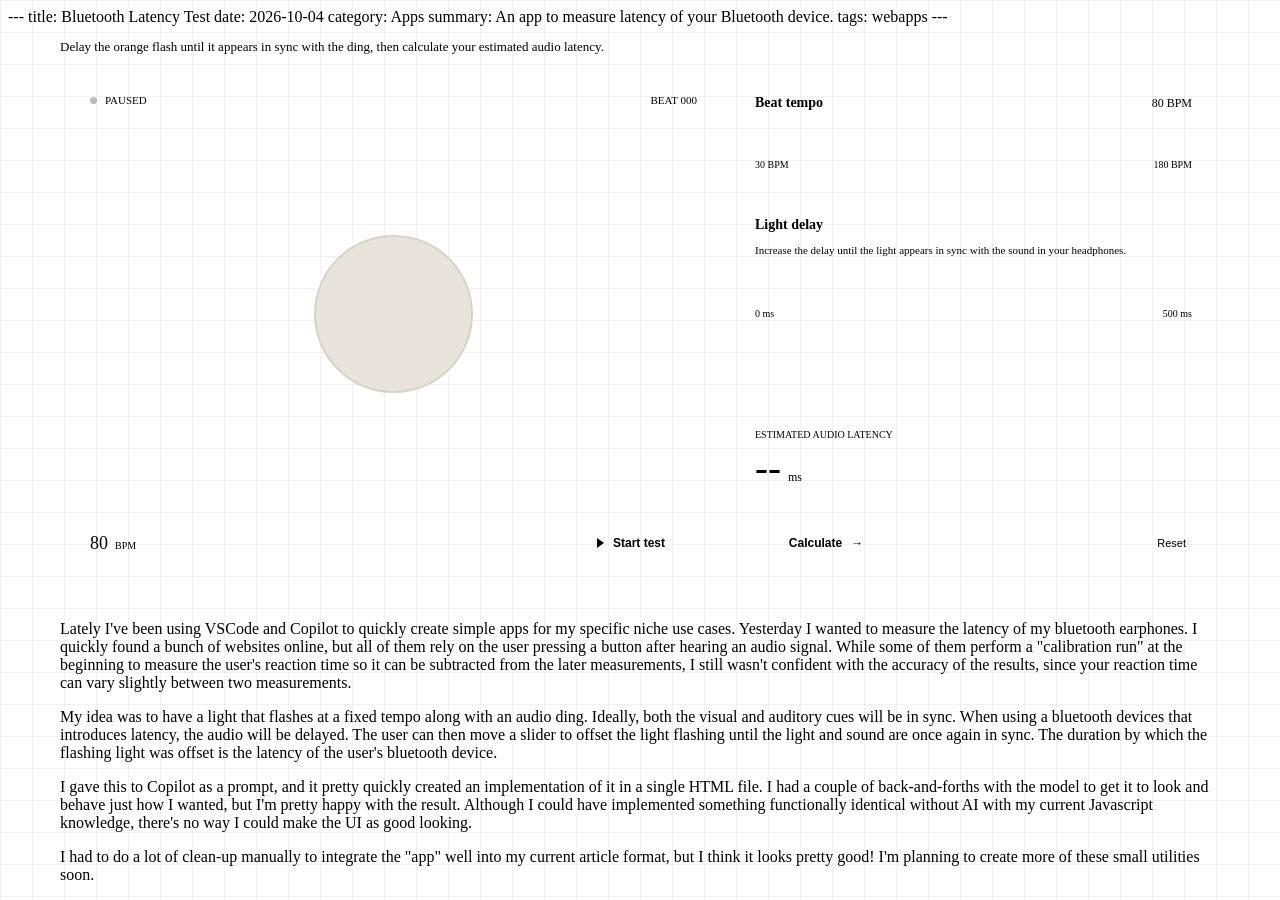
<file: content/latency-tool.html>
---
title: Bluetooth Latency Test
date: 2026-10-04
category: Apps
summary: An app to measure latency of your Bluetooth device.
tags: webapps
---

<!doctype html>
<html lang="en">
<head>
  <meta charset="utf-8">
  <meta name="viewport" content="width=device-width, initial-scale=1">
  <meta name="theme-color" content="#F5F0E8">
  <title>Bluetooth Latency Test</title>
  <style>
    /* TEMPLATE CONTENT OVERRIDES */
    main.container {
        max-width: none;
        padding: 0 24px 0;
    }

    .article-header {
        border: none;
        padding-bottom: 0px;
        text-align: center;
    }

    .article-meta {
        display: none;
    }

    .prose h1 {
        margin: 0.6em 0;
    }
    /* END OF TEMPLATE CONTENT OVERRIDES */

    .tool-explanation {
        margin-top: 2em;
    }

    body {
      background-image:
        linear-gradient(rgba(17, 17, 17, 0.06) 1px, transparent 1px),
        linear-gradient(90deg, rgba(17, 17, 17, 0.06) 1px, transparent 1px);
      background-size: 32px 32px;
    }

    .shell {
      width: min(100% - 8vw, 1160px);
      margin: 0 auto;
    }

    .intro-note {
      color: var(--muted);
      font-size: 13px;
    }

    .workbench {
      display: grid;
      grid-template-columns: minmax(0, 1.15fr) minmax(310px, 0.85fr);
      min-height: 470px;
      border: 3px solid var(--text);
      box-shadow: var(--shadow);
      background: var(--surface);
    }

    .stage {
      display: flex;
      min-height: 470px;
      flex-direction: column;
      align-items: center;
      justify-content: space-between;
      padding: 26px 30px 24px;
      border-right: 3px solid var(--text);
      background-color: var(--surface-alt);
    }

    .stage-head {
      display: flex;
      width: 100%;
      align-items: center;
      justify-content: space-between;
    }

    .live-status {
      display: flex;
      align-items: center;
      gap: 8px;
      color: var(--muted);
      font-family: var(--font-code);
      font-size: 11px;
      text-transform: uppercase;
    }

    .status-dot {
      width: 7px;
      height: 7px;
      border-radius: 50%;
      background: #b7beb8;
    }

    .is-playing .status-dot {
      background: var(--accent-green-sat);
      box-shadow: 0 0 0 4px rgba(117, 188, 39, 0.15);
    }

    .beat-count {
      color: var(--muted);
      font-family: var(--font-code);
      font-size: 11px;
    }

    .light-wrap {
      display: grid;
      width: min(100%, 330px);
      aspect-ratio: 1;
      place-items: center;
      margin: 16px 0;
      border: 2px solid var(--text);
      border-radius: 50%;
      background: var(--surface);
    }

    .light {
      width: 48%;
      aspect-ratio: 1;
      border-radius: 50%;
      background: #e8e4dc;
      box-shadow: inset 0 0 0 2px rgba(17, 17, 17, 0.08);
    }

    .light.flash {
      transform: scale(1.035);
      background: var(--accent-orange-sat);
      box-shadow: 0 0 24px 8px var(--accent-orange-sat);
    }

    .stage-foot {
      display: flex;
      width: 100%;
      align-items: center;
      justify-content: space-between;
      gap: 16px;
    }

    .tempo-readout {
      display: flex;
      align-items: baseline;
      gap: 7px;
      font-family: var(--font-code);
    }

    .tempo-readout strong { font-size: 18px; font-weight: 500; }
    .tempo-readout span { color: var(--muted); font-size: 10px; text-transform: uppercase; }

    .play-button, .calculate-button, .reset-button {
      display: inline-flex;
      min-height: 42px;
      align-items: center;
      justify-content: center;
      gap: 9px;
      border: 2px solid var(--text);
      border-radius: 0;
      cursor: pointer;
      transition: transform 120ms ease, background 120ms ease;
    }

    .play-button {
      min-width: 132px;
      padding: 0 17px;
      color: var(--surface);
      background: var(--text);
      box-shadow: var(--shadow-sm);
      font-size: 12px;
      font-weight: 700;
    }

    .play-button:hover, .calculate-button:hover { transform: translateY(-1px); }
    .play-button:active, .calculate-button:active { transform: translateY(0); }

    .play-icon {
      width: 0;
      height: 0;
      border-top: 5px solid transparent;
      border-bottom: 5px solid transparent;
      border-left: 7px solid currentColor;
    }

    .play-button[aria-pressed="true"] .play-icon {
      width: 8px;
      height: 10px;
      border: 0;
      border-right: 3px solid currentColor;
      border-left: 3px solid currentColor;
    }

    .controls {
      display: flex;
      flex-direction: column;
      padding: 27px 28px 24px;
    }

    .control-section { padding-bottom: 25px; }
    .control-section + .control-section {
      padding-top: 24px;
      border-top: 2px solid var(--text);
    }

    .section-heading {
      display: flex;
      align-items: baseline;
      justify-content: space-between;
      gap: 12px;
      margin-bottom: 18px;
    }

    .section-heading h2 {
      margin: 0;
      font-size: 14px;
      font-weight: 800;
      letter-spacing: 0;
    }

    .range-value {
      color: var(--text);
      font-family: var(--font-code);
      font-size: 12px;
      white-space: nowrap;
    }

    input[type="range"] {
      display: block;
      width: 100%;
      height: 22px;
      margin: 0;
      appearance: none;
      background: transparent;
      cursor: pointer;
    }

    input[type="range"]::-webkit-slider-runnable-track {
      height: 4px;
      border-radius: 0;
      background: linear-gradient(to right, var(--accent-green-sat) var(--fill, 0%), #ddd7ce var(--fill, 0%));
    }

    input[type="range"]::-moz-range-track {
      height: 4px;
      border-radius: 0;
      background: #ddd7ce;
    }

    input[type="range"]::-moz-range-progress { height: 4px; background: var(--accent-green-sat); }

    input[type="range"]::-webkit-slider-thumb {
      width: 16px;
      height: 16px;
      margin-top: -6px;
      appearance: none;
      border: 2px solid var(--text);
      border-radius: 0;
      background: var(--accent);
      box-shadow: 2px 2px 0 var(--text);
    }

    input[type="range"]::-moz-range-thumb {
      width: 12px;
      height: 12px;
      border: 2px solid var(--text);
      border-radius: 0;
      background: var(--accent);
      box-shadow: 2px 2px 0 var(--text);
    }

    input[type="range"]:focus-visible { outline: 2px solid var(--accent-green-sat); outline-offset: 5px; }

    .range-ends {
      display: flex;
      justify-content: space-between;
      margin-top: 8px;
      color: var(--muted);
      font-family: var(--font-code);
      font-size: 10px;
    }

    .tempo-controls { padding-bottom: 23px; }
    .latency-section .section-heading { margin-bottom: 9px; }

    .help-copy {
      margin: 0 0 18px;
      color: var(--muted);
      font-size: 11px;
      line-height: 1.6;
    }

    .result {
      display: flex;
      min-height: 100px;
      align-items: end;
      justify-content: space-between;
      gap: 12px;
      margin-top: auto;
      padding: 16px 0 18px;
      border-top: 2px solid var(--text);
      border-bottom: 2px solid var(--text);
    }

    .result-label {
      display: block;
      margin-bottom: 8px;
      color: var(--muted);
      font-family: var(--font-code);
      font-size: 10px;
      text-transform: uppercase;
    }

    .result-value {
      display: flex;
      align-items: baseline;
      gap: 7px;
      font-family: var(--font-code);
    }

    .result-value strong {
      font-size: 39px;
      line-height: 1;
      font-weight: 500;
    }

    .result-value span { color: var(--muted); font-size: 12px; }

    .result-mark {
      display: grid;
      width: 34px;
      height: 34px;
      flex: 0 0 auto;
      place-items: center;
      border-radius: 50%;
      color: var(--text);
      background: #D8F3E8;
      font-size: 16px;
      opacity: 0;
      transform: scale(0.8);
      transition: opacity 160ms ease, transform 160ms ease;
    }

    .has-result .result-mark { opacity: 1; transform: scale(1); }

    .actions {
      display: flex;
      align-items: center;
      justify-content: space-between;
      gap: 12px;
      padding-top: 17px;
    }

    .calculate-button {
      min-width: 142px;
      padding: 0 16px;
      color: var(--text);
      background: var(--accent);
      box-shadow: var(--shadow-sm);
      font-size: 12px;
      font-weight: 800;
    }

    .calculate-button:hover { background: #ffe45c; }

    .reset-button {
      min-height: 36px;
      padding: 0 6px;
      border-color: transparent;
      color: var(--muted);
      background: transparent;
      font-size: 11px;
    }

    .reset-button:hover { color: var(--text); }

    button:focus-visible { outline: 2px solid var(--accent-green-sat); outline-offset: 3px; }

    @media (max-width: 760px) {
      .shell { width: min(100% - 32px, 560px); padding-top: 32px; }
      .intro { align-items: start; flex-direction: column; gap: 13px; margin-bottom: 20px; }
      .intro-note { max-width: 420px; }
      .workbench { grid-template-columns: 1fr; }
      .stage { min-height: 400px; padding: 20px; border-right: 0; border-bottom: 1px solid var(--line); }
      .light-wrap { width: min(66vw, 290px); }
      .controls { min-height: 440px; padding: 23px 21px 20px; }
    }

    @media (max-width: 420px) {
      .stage { min-height: 350px; padding: 17px; }
      .light-wrap { width: min(62vw, 245px); }
      .stage-foot { gap: 8px; }
      .play-button { min-width: 116px; padding: 0 12px; }
      .footer-note { flex-direction: column; gap: 3px; }
    }

  </style>
</head>
<body>
  <div class="shell">
    <main>
      <section class="intro" aria-labelledby="page-title">
        <p class="intro-note">Delay the orange flash until it appears in sync with the ding, then calculate your estimated audio latency.</p>
      </section>

      <section class="workbench" id="test" aria-label="Latency test controls">
        <div class="stage" id="stage">
          <div class="stage-head">
            <div class="live-status" aria-live="polite"><span class="status-dot" aria-hidden="true"></span><span id="statusText">Paused</span></div>
            <span class="beat-count" id="beatCount">BEAT 000</span>
          </div>
          <div class="light-wrap" aria-label="Flashing timing light">
            <div class="light" id="light"></div>
          </div>
          <div class="stage-foot">
            <div class="tempo-readout"><strong id="tempoReadout">80</strong><span>BPM</span></div>
            <button class="play-button" id="playButton" type="button" aria-pressed="false">
              <span class="play-icon" aria-hidden="true"></span><span id="playLabel">Start test</span>
            </button>
          </div>
        </div>

        <div class="controls">
          <section class="control-section tempo-controls" aria-labelledby="tempo-title">
            <div class="section-heading">
              <h2 id="tempo-title">Beat tempo</h2>
              <output class="range-value" id="tempoValue" for="tempoSlider">80 BPM</output>
            </div>
            <input id="tempoSlider" type="range" min="30" max="180" value="80" step="1" aria-label="Beat tempo">
            <div class="range-ends"><span>30 BPM</span><span>180 BPM</span></div>
          </section>

          <section class="control-section latency-section" aria-labelledby="latency-title">
            <div class="section-heading">
              <h2 id="latency-title">Light delay</h2>
            </div>
            <p class="help-copy">Increase the delay until the light appears in sync with the sound in your headphones.</p>
            <input id="leadSlider" type="range" min="0" max="500" value="0" step="1" aria-label="Light delay in milliseconds">
            <div class="range-ends"><span>0 ms</span><span>500 ms</span></div>
          </section>

          <section class="result" id="result" aria-live="polite" aria-atomic="true">
            <div>
              <span class="result-label">Estimated audio latency</span>
              <div class="result-value"><strong id="resultValue">--</strong><span>ms</span></div>
            </div>
            <span class="result-mark" aria-hidden="true">&#10003;</span>
          </section>
          <div class="actions">
            <button class="calculate-button" id="calculateButton" type="button">Calculate <span aria-hidden="true">&#8594;</span></button>
            <button class="reset-button" id="resetButton" type="button">Reset</button>
          </div>
        </div>
      </section>
      <div class="tool-explanation">
      <p>Lately I've been using VSCode and Copilot to quickly create simple apps for my specific niche use cases. Yesterday I wanted to measure the latency of my bluetooth earphones. I quickly found a bunch of websites online, but all of them rely on the user pressing a button after hearing an audio signal. While some of them perform a "calibration run" at the beginning to measure the user's reaction time so it can be subtracted from the later measurements, I still wasn't confident with the accuracy of the results, since your reaction time can vary slightly between two measurements.</p>

      <p>My idea was to have a light that flashes at a fixed tempo along with an audio ding. Ideally, both the visual and auditory cues will be in sync. When using a bluetooth devices that introduces latency, the audio will be delayed. The user can then move a slider to offset the light flashing until the light and sound are once again in sync. The duration by which the flashing light was offset is the latency of the user's bluetooth device.</p>

    <p>I gave this to Copilot as a prompt, and it pretty quickly created an implementation of it in a single HTML file. I had a couple of back-and-forths with the model to get it to look and behave just how I wanted, but I'm pretty happy with the result. Although I could have implemented something functionally identical without AI with my current Javascript knowledge, there's no way I could make the UI as good looking.</p>

    <p>I had to do a lot of clean-up manually to integrate the "app" well into my current article format, but I think it looks pretty good! I'm planning to create more of these small utilities soon.</p>
      </div>
    </main>
  </div>

  <script>
    const stage = document.querySelector('#stage');
    const light = document.querySelector('#light');
    const playButton = document.querySelector('#playButton');
    const playLabel = document.querySelector('#playLabel');
    const statusText = document.querySelector('#statusText');
    const beatCount = document.querySelector('#beatCount');
    const tempoSlider = document.querySelector('#tempoSlider');
    const tempoReadout = document.querySelector('#tempoReadout');
    const tempoValue = document.querySelector('#tempoValue');
    const leadSlider = document.querySelector('#leadSlider');
    const result = document.querySelector('#result');
    const resultValue = document.querySelector('#resultValue');

    let audioContext;
    let schedulerId;
    let nextBeatTime = 0;
    let beatNumber = 0;
    let running = false;

    function updateRangeFill(input) {
      const percent = ((input.valueAsNumber - input.min) / (input.max - input.min)) * 100;
      input.style.setProperty('--fill', `${percent}%`);
    }

    function flashAt(time) {
      const delay = Math.max(0, (time - audioContext.currentTime) * 1000);
      window.setTimeout(() => {
        light.classList.add('flash');
        window.setTimeout(() => light.classList.remove('flash'), 115);
      }, delay);
    }

    function dingAt(time) {
      const oscillator = audioContext.createOscillator();
      const gain = audioContext.createGain();
      oscillator.type = 'sine';
      oscillator.frequency.setValueAtTime(880, time);
      oscillator.frequency.exponentialRampToValueAtTime(660, time + 0.09);
      gain.gain.setValueAtTime(0.0001, time);
      gain.gain.exponentialRampToValueAtTime(0.28, time + 0.008);
      gain.gain.exponentialRampToValueAtTime(0.0001, time + 0.18);
      oscillator.connect(gain);
      gain.connect(audioContext.destination);
      oscillator.start(time);
      oscillator.stop(time + 0.19);
    }

    function scheduleBeat(audioTime) {
      const lightDelaySeconds = Number(leadSlider.value) / 1000;
      flashAt(audioTime + lightDelaySeconds);
      dingAt(audioTime);
      beatNumber += 1;
      beatCount.textContent = `BEAT ${String(beatNumber).padStart(3, '0')}`;
    }

    function scheduler() {
      while (nextBeatTime < audioContext.currentTime + 0.1) {
        scheduleBeat(nextBeatTime);
        nextBeatTime += 60 / Number(tempoSlider.value);
      }
    }

    async function startTest() {
      const AudioContextClass = window.AudioContext || window.webkitAudioContext;
      if (!AudioContextClass) {
        statusText.textContent = 'Audio unavailable';
        return;
      }
      audioContext ||= new AudioContextClass();
      await audioContext.resume();
      running = true;
      beatNumber = 0;
      nextBeatTime = audioContext.currentTime + 0.62;
      schedulerId = window.setInterval(scheduler, 25);
      stage.classList.add('is-playing');
      playButton.setAttribute('aria-pressed', 'true');
      playLabel.textContent = 'Pause test';
      statusText.textContent = 'Playing';
    }

    function stopTest() {
      running = false;
      window.clearInterval(schedulerId);
      stage.classList.remove('is-playing');
      playButton.setAttribute('aria-pressed', 'false');
      playLabel.textContent = 'Start test';
      statusText.textContent = 'Paused';
      light.classList.remove('flash');
    }

    playButton.addEventListener('click', () => {
      if (running) stopTest();
      else startTest();
    });

    tempoSlider.addEventListener('input', () => {
      const tempo = Number(tempoSlider.value);
      tempoReadout.textContent = tempo;
      tempoValue.textContent = `${tempo} BPM`;
      updateRangeFill(tempoSlider);
    });

    leadSlider.addEventListener('input', () => updateRangeFill(leadSlider));

    document.querySelector('#calculateButton').addEventListener('click', () => {
      resultValue.textContent = leadSlider.value;
      result.classList.add('has-result');
    });

    document.querySelector('#resetButton').addEventListener('click', () => {
      leadSlider.value = 0;
      resultValue.textContent = '--';
      result.classList.remove('has-result');
      updateRangeFill(leadSlider);
    });

    window.addEventListener('keydown', (event) => {
      if (event.code === 'Space' && !['INPUT', 'BUTTON'].includes(document.activeElement.tagName)) {
        event.preventDefault();
        playButton.click();
      }
    });

    updateRangeFill(tempoSlider);
    updateRangeFill(leadSlider);
  </script>
</body>
</html>
</file>
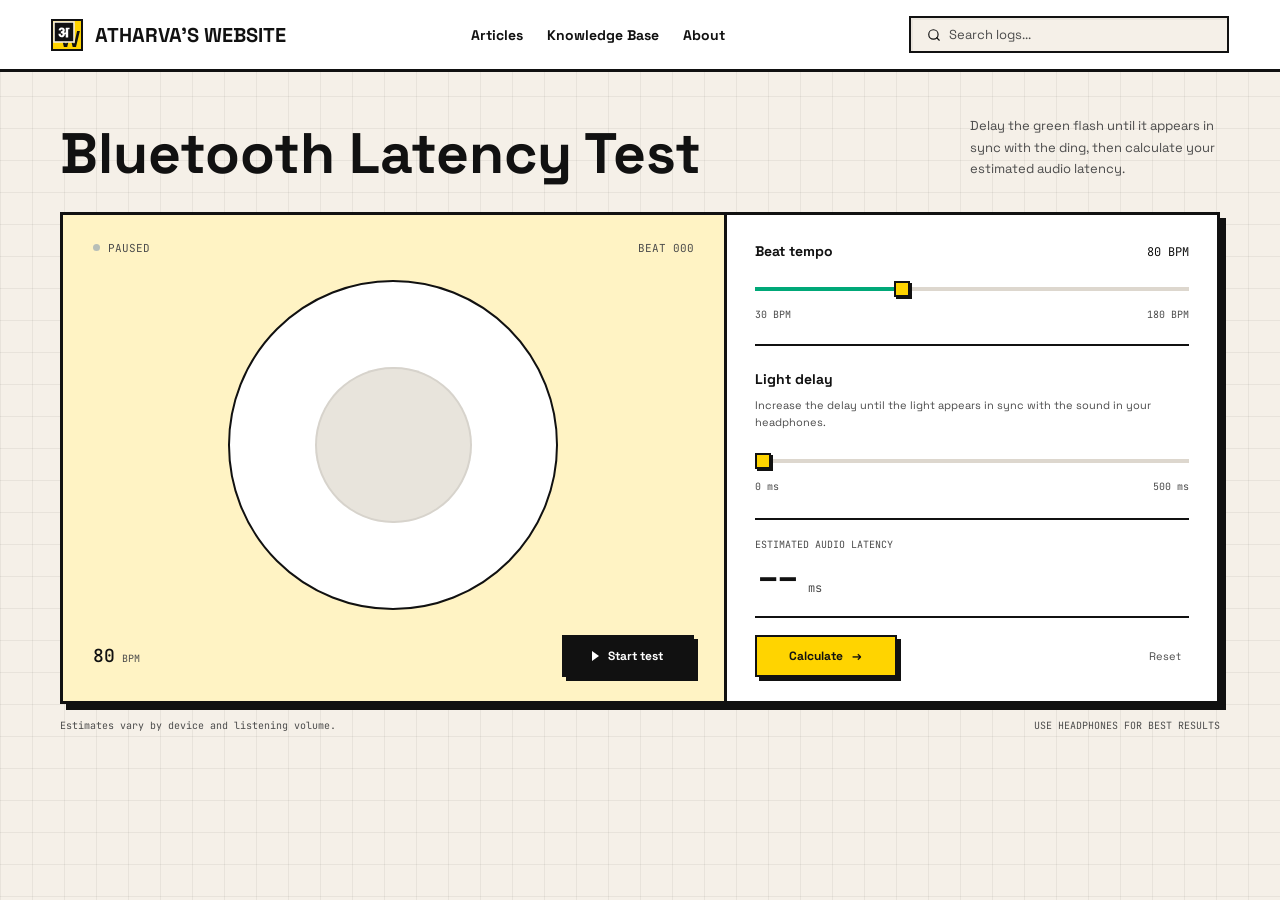
<file: content/resources/latency-test.html>
<!doctype html>
<html lang="en">
<head>
  <meta charset="utf-8">
  <meta name="viewport" content="width=device-width, initial-scale=1">
  <meta name="theme-color" content="#F5F0E8">
  <title>Bluetooth Latency Test</title>
  <style>
    @import url('https://fonts.googleapis.com/css2?family=JetBrains+Mono:wght@400;500;700&family=Space+Grotesk:wght@500;600;700&display=swap');

    :root {
      color-scheme: light;
      --paper: #F5F0E8;
      --ink: #111111;
      --muted: #4B4B4B;
      --line: #d9d3ca;
      --green: #00A878;
      --green-deep: #007b57;
      --coral: #FF4433;
      --yellow: #FFD400;
      --yellow-soft: #FFF3C4;
      --panel: #FFFFFF;
      --mono: 'JetBrains Mono', monospace;
      --sans: 'Space Grotesk', sans-serif;
      --shadow: 6px 6px 0 #111111;
      --shadow-sm: 4px 4px 0 #111111;
    }

    * { box-sizing: border-box; }

    body {
      margin: 0;
      min-height: 100vh;
      color: var(--ink);
      background-color: var(--paper);
      background-image:
        linear-gradient(rgba(17, 17, 17, 0.06) 1px, transparent 1px),
        linear-gradient(90deg, rgba(17, 17, 17, 0.06) 1px, transparent 1px);
      background-size: 32px 32px;
      font-family: var(--sans);
    }

    button, input { font: inherit; }
    a { color: inherit; text-decoration: none; }

    .shell {
      width: min(100% - 8vw, 1160px);
      margin: 0 auto;
      padding: 42px 0 48px;
    }

    .navbar {
      display: flex;
      align-items: center;
      justify-content: space-between;
      padding: 16px 4vw;
      border-bottom: 3px solid var(--ink);
      background: var(--panel);
      position: sticky;
      top: 0;
      z-index: 50;
    }

    .brand {
      display: flex;
      align-items: center;
      gap: 12px;
      font-size: 20px;
      font-weight: 700;
      text-transform: uppercase;
      letter-spacing: 0;
    }

    .brand .glyph {
      display: flex;
      width: 32px;
      height: 32px;
      align-items: center;
      justify-content: center;
      border: 2px solid var(--ink);
      background: var(--yellow);
      font-size: 16px;
    }

    .nav-links {
      display: flex;
      gap: 24px;
      font-size: 14px;
      font-weight: 700;
    }

    .nav-links a:hover { color: var(--green-deep); }

    .search-box {
      display: flex;
      align-items: center;
      gap: 8px;
      width: 320px;
      padding: 8px 16px;
      border: 2px solid var(--ink);
      background: var(--paper);
      color: var(--muted);
      font-size: 13px;
      box-shadow: inset 2px 2px 0 rgba(0, 0, 0, 0.05);
      cursor: text;
    }

    .search-box svg { color: var(--ink); }

    main { padding-top: 0; }

    .intro {
      display: flex;
      align-items: end;
      justify-content: space-between;
      gap: 32px;
      margin-bottom: 28px;
    }

    .eyebrow, .section-label {
      margin: 0;
      color: var(--muted);
      font-family: var(--mono);
      font-size: 11px;
      font-weight: 400;
      letter-spacing: 0;
      text-transform: uppercase;
    }

    h1 {
      margin: 11px 0 0;
      font-size: 57px;
      line-height: 1.03;
      font-weight: 700;
      letter-spacing: 0;
    }

    .intro-note {
      max-width: 250px;
      margin: 0 0 4px;
      color: var(--muted);
      font-size: 13px;
      line-height: 1.65;
    }

    .workbench {
      display: grid;
      grid-template-columns: minmax(0, 1.15fr) minmax(310px, 0.85fr);
      min-height: 470px;
      border: 3px solid var(--ink);
      box-shadow: var(--shadow);
      background: var(--panel);
    }

    .stage {
      display: flex;
      min-height: 470px;
      flex-direction: column;
      align-items: center;
      justify-content: space-between;
      padding: 26px 30px 24px;
      border-right: 3px solid var(--ink);
      background-color: var(--yellow-soft);
    }

    .stage-head {
      display: flex;
      width: 100%;
      align-items: center;
      justify-content: space-between;
    }

    .live-status {
      display: flex;
      align-items: center;
      gap: 8px;
      color: var(--muted);
      font-family: var(--mono);
      font-size: 11px;
      text-transform: uppercase;
    }

    .status-dot {
      width: 7px;
      height: 7px;
      border-radius: 50%;
      background: #b7beb8;
    }

    .is-playing .status-dot {
      background: var(--green-deep);
      box-shadow: 0 0 0 4px rgba(117, 188, 39, 0.15);
    }

    .beat-count {
      color: var(--muted);
      font-family: var(--mono);
      font-size: 11px;
    }

    .light-wrap {
      display: grid;
      width: min(100%, 330px);
      aspect-ratio: 1;
      place-items: center;
      margin: 16px 0;
      border: 2px solid var(--ink);
      border-radius: 50%;
      background: var(--panel);
    }

    .light {
      width: 48%;
      aspect-ratio: 1;
      border-radius: 50%;
      background: #e8e4dc;
      box-shadow: inset 0 0 0 2px rgba(17, 17, 17, 0.08);
    }

    .light.flash {
      transform: scale(1.035);
      background: var(--green);
      box-shadow: 0 0 24px 8px rgba(0, 168, 120, 0.52), 0 0 80px 26px rgba(0, 168, 120, 0.24);
    }

    .stage-foot {
      display: flex;
      width: 100%;
      align-items: center;
      justify-content: space-between;
      gap: 16px;
    }

    .tempo-readout {
      display: flex;
      align-items: baseline;
      gap: 7px;
      font-family: var(--mono);
    }

    .tempo-readout strong { font-size: 18px; font-weight: 500; }
    .tempo-readout span { color: var(--muted); font-size: 10px; text-transform: uppercase; }

    .play-button, .calculate-button, .reset-button {
      display: inline-flex;
      min-height: 42px;
      align-items: center;
      justify-content: center;
      gap: 9px;
      border: 2px solid var(--ink);
      border-radius: 0;
      cursor: pointer;
      transition: transform 120ms ease, background 120ms ease;
    }

    .play-button {
      min-width: 132px;
      padding: 0 17px;
      color: var(--panel);
      background: var(--ink);
      box-shadow: var(--shadow-sm);
      font-size: 12px;
      font-weight: 700;
    }

    .play-button:hover, .calculate-button:hover { transform: translateY(-1px); }
    .play-button:active, .calculate-button:active { transform: translateY(0); }

    .play-icon {
      width: 0;
      height: 0;
      border-top: 5px solid transparent;
      border-bottom: 5px solid transparent;
      border-left: 7px solid currentColor;
    }

    .play-button[aria-pressed="true"] .play-icon {
      width: 8px;
      height: 10px;
      border: 0;
      border-right: 3px solid currentColor;
      border-left: 3px solid currentColor;
    }

    .controls {
      display: flex;
      flex-direction: column;
      padding: 27px 28px 24px;
    }

    .control-section { padding-bottom: 25px; }
    .control-section + .control-section {
      padding-top: 24px;
      border-top: 2px solid var(--ink);
    }

    .section-heading {
      display: flex;
      align-items: baseline;
      justify-content: space-between;
      gap: 12px;
      margin-bottom: 18px;
    }

    .section-heading h2 {
      margin: 0;
      font-size: 14px;
      font-weight: 800;
      letter-spacing: 0;
    }

    .range-value {
      color: var(--ink);
      font-family: var(--mono);
      font-size: 12px;
      white-space: nowrap;
    }

    input[type="range"] {
      display: block;
      width: 100%;
      height: 22px;
      margin: 0;
      appearance: none;
      background: transparent;
      cursor: pointer;
    }

    input[type="range"]::-webkit-slider-runnable-track {
      height: 4px;
      border-radius: 0;
      background: linear-gradient(to right, var(--green) var(--fill, 0%), #ddd7ce var(--fill, 0%));
    }

    input[type="range"]::-moz-range-track {
      height: 4px;
      border-radius: 0;
      background: #ddd7ce;
    }

    input[type="range"]::-moz-range-progress { height: 4px; background: var(--green); }

    input[type="range"]::-webkit-slider-thumb {
      width: 16px;
      height: 16px;
      margin-top: -6px;
      appearance: none;
      border: 2px solid var(--ink);
      border-radius: 0;
      background: var(--yellow);
      box-shadow: 2px 2px 0 var(--ink);
    }

    input[type="range"]::-moz-range-thumb {
      width: 12px;
      height: 12px;
      border: 2px solid var(--ink);
      border-radius: 0;
      background: var(--yellow);
      box-shadow: 2px 2px 0 var(--ink);
    }

    input[type="range"]:focus-visible { outline: 2px solid var(--green-deep); outline-offset: 5px; }

    .range-ends {
      display: flex;
      justify-content: space-between;
      margin-top: 8px;
      color: var(--muted);
      font-family: var(--mono);
      font-size: 10px;
    }

    .tempo-controls { padding-bottom: 23px; }
    .latency-section .section-heading { margin-bottom: 9px; }

    .help-copy {
      margin: 0 0 18px;
      color: var(--muted);
      font-size: 11px;
      line-height: 1.6;
    }

    .result {
      display: flex;
      min-height: 100px;
      align-items: end;
      justify-content: space-between;
      gap: 12px;
      margin-top: auto;
      padding: 16px 0 18px;
      border-top: 2px solid var(--ink);
      border-bottom: 2px solid var(--ink);
    }

    .result-label {
      display: block;
      margin-bottom: 8px;
      color: var(--muted);
      font-family: var(--mono);
      font-size: 10px;
      text-transform: uppercase;
    }

    .result-value {
      display: flex;
      align-items: baseline;
      gap: 7px;
      font-family: var(--mono);
    }

    .result-value strong {
      font-size: 39px;
      line-height: 1;
      font-weight: 500;
    }

    .result-value span { color: var(--muted); font-size: 12px; }

    .result-mark {
      display: grid;
      width: 34px;
      height: 34px;
      flex: 0 0 auto;
      place-items: center;
      border-radius: 50%;
      color: var(--ink);
      background: #D8F3E8;
      font-size: 16px;
      opacity: 0;
      transform: scale(0.8);
      transition: opacity 160ms ease, transform 160ms ease;
    }

    .has-result .result-mark { opacity: 1; transform: scale(1); }

    .actions {
      display: flex;
      align-items: center;
      justify-content: space-between;
      gap: 12px;
      padding-top: 17px;
    }

    .calculate-button {
      min-width: 142px;
      padding: 0 16px;
      color: var(--ink);
      background: var(--yellow);
      box-shadow: var(--shadow-sm);
      font-size: 12px;
      font-weight: 800;
    }

    .calculate-button:hover { background: #ffe45c; }

    .reset-button {
      min-height: 36px;
      padding: 0 6px;
      border-color: transparent;
      color: var(--muted);
      background: transparent;
      font-size: 11px;
    }

    .reset-button:hover { color: var(--ink); }

    .footer-note {
      display: flex;
      justify-content: space-between;
      gap: 20px;
      margin-top: 14px;
      color: var(--muted);
      font-family: var(--mono);
      font-size: 10px;
      line-height: 1.6;
    }

    button:focus-visible { outline: 2px solid var(--green-deep); outline-offset: 3px; }

    @media (max-width: 760px) {
      .shell { width: min(100% - 32px, 560px); padding-top: 32px; }
      .intro { align-items: start; flex-direction: column; gap: 13px; margin-bottom: 20px; }
      .intro-note { max-width: 420px; }
      .workbench { grid-template-columns: 1fr; }
      .stage { min-height: 400px; padding: 20px; border-right: 0; border-bottom: 1px solid var(--line); }
      .light-wrap { width: min(66vw, 290px); }
      .controls { min-height: 440px; padding: 23px 21px 20px; }
    }

    @media (max-width: 900px) {
      .nav-links, .search-box { display: none; }
    }

    @media (max-width: 420px) {
      h1 { font-size: 37px; }
      .stage { min-height: 350px; padding: 17px; }
      .light-wrap { width: min(62vw, 245px); }
      .stage-foot { gap: 8px; }
      .play-button { min-width: 116px; padding: 0 12px; }
      .footer-note { flex-direction: column; gap: 3px; }
    }

    @media (prefers-reduced-motion: reduce) {
      *, *::before, *::after { scroll-behavior: auto !important; transition-duration: 0.01ms !important; }
    }
  </style>
</head>
<body>
  <header class="navbar">
    <div class="brand">
      <span class="glyph">
        <img src="favicon.svg" width="32" height="32" alt="">
      </span>
      Atharva's Website
    </div>
    <nav class="nav-links">
      <a href="/">Articles</a>
      <a href="#">Knowledge Base</a>
      <a href="#">About</a>
    </nav>
    <div class="search-box">
      <svg width="14" height="14" viewBox="0 0 24 24" fill="none" stroke="currentColor" stroke-width="2" stroke-linecap="round" stroke-linejoin="round"><circle cx="11" cy="11" r="8"/><path d="m21 21-4.3-4.3"/></svg>
      Search logs...
    </div>
  </header>

  <div class="shell">
    <main>
      <section class="intro" aria-labelledby="page-title">
        <div>
          <h1 id="page-title">Bluetooth Latency Test</h1>
        </div>
        <p class="intro-note">Delay the green flash until it appears in sync with the ding, then calculate your estimated audio latency.</p>
      </section>

      <section class="workbench" id="test" aria-label="Latency test controls">
        <div class="stage" id="stage">
          <div class="stage-head">
            <div class="live-status" aria-live="polite"><span class="status-dot" aria-hidden="true"></span><span id="statusText">Paused</span></div>
            <span class="beat-count" id="beatCount">BEAT 000</span>
          </div>
          <div class="light-wrap" aria-label="Flashing timing light">
            <div class="light" id="light"></div>
          </div>
          <div class="stage-foot">
            <div class="tempo-readout"><strong id="tempoReadout">80</strong><span>BPM</span></div>
            <button class="play-button" id="playButton" type="button" aria-pressed="false">
              <span class="play-icon" aria-hidden="true"></span><span id="playLabel">Start test</span>
            </button>
          </div>
        </div>

        <div class="controls">
          <section class="control-section tempo-controls" aria-labelledby="tempo-title">
            <div class="section-heading">
              <h2 id="tempo-title">Beat tempo</h2>
              <output class="range-value" id="tempoValue" for="tempoSlider">80 BPM</output>
            </div>
            <input id="tempoSlider" type="range" min="30" max="180" value="80" step="1" aria-label="Beat tempo">
            <div class="range-ends"><span>30 BPM</span><span>180 BPM</span></div>
          </section>

          <section class="control-section latency-section" aria-labelledby="latency-title">
            <div class="section-heading">
              <h2 id="latency-title">Light delay</h2>
            </div>
            <p class="help-copy">Increase the delay until the light appears in sync with the sound in your headphones.</p>
            <input id="leadSlider" type="range" min="0" max="500" value="0" step="1" aria-label="Light delay in milliseconds">
            <div class="range-ends"><span>0 ms</span><span>500 ms</span></div>
          </section>

          <section class="result" id="result" aria-live="polite" aria-atomic="true">
            <div>
              <span class="result-label">Estimated audio latency</span>
              <div class="result-value"><strong id="resultValue">--</strong><span>ms</span></div>
            </div>
            <span class="result-mark" aria-hidden="true">&#10003;</span>
          </section>
          <div class="actions">
            <button class="calculate-button" id="calculateButton" type="button">Calculate <span aria-hidden="true">&#8594;</span></button>
            <button class="reset-button" id="resetButton" type="button">Reset</button>
          </div>
        </div>
      </section>

      <div class="footer-note" id="about"><span>Estimates vary by device and listening volume.</span><span>USE HEADPHONES FOR BEST RESULTS</span></div>
    </main>
  </div>

  <script>
    const stage = document.querySelector('#stage');
    const light = document.querySelector('#light');
    const playButton = document.querySelector('#playButton');
    const playLabel = document.querySelector('#playLabel');
    const statusText = document.querySelector('#statusText');
    const beatCount = document.querySelector('#beatCount');
    const tempoSlider = document.querySelector('#tempoSlider');
    const tempoReadout = document.querySelector('#tempoReadout');
    const tempoValue = document.querySelector('#tempoValue');
    const leadSlider = document.querySelector('#leadSlider');
    const result = document.querySelector('#result');
    const resultValue = document.querySelector('#resultValue');

    let audioContext;
    let schedulerId;
    let nextBeatTime = 0;
    let beatNumber = 0;
    let running = false;

    function updateRangeFill(input) {
      const percent = ((input.valueAsNumber - input.min) / (input.max - input.min)) * 100;
      input.style.setProperty('--fill', `${percent}%`);
    }

    function flashAt(time) {
      const delay = Math.max(0, (time - audioContext.currentTime) * 1000);
      window.setTimeout(() => {
        light.classList.add('flash');
        window.setTimeout(() => light.classList.remove('flash'), 115);
      }, delay);
    }

    function dingAt(time) {
      const oscillator = audioContext.createOscillator();
      const gain = audioContext.createGain();
      oscillator.type = 'sine';
      oscillator.frequency.setValueAtTime(880, time);
      oscillator.frequency.exponentialRampToValueAtTime(660, time + 0.09);
      gain.gain.setValueAtTime(0.0001, time);
      gain.gain.exponentialRampToValueAtTime(0.28, time + 0.008);
      gain.gain.exponentialRampToValueAtTime(0.0001, time + 0.18);
      oscillator.connect(gain);
      gain.connect(audioContext.destination);
      oscillator.start(time);
      oscillator.stop(time + 0.19);
    }

    function scheduleBeat(audioTime) {
      const lightDelaySeconds = Number(leadSlider.value) / 1000;
      flashAt(audioTime + lightDelaySeconds);
      dingAt(audioTime);
      beatNumber += 1;
      beatCount.textContent = `BEAT ${String(beatNumber).padStart(3, '0')}`;
    }

    function scheduler() {
      while (nextBeatTime < audioContext.currentTime + 0.1) {
        scheduleBeat(nextBeatTime);
        nextBeatTime += 60 / Number(tempoSlider.value);
      }
    }

    async function startTest() {
      const AudioContextClass = window.AudioContext || window.webkitAudioContext;
      if (!AudioContextClass) {
        statusText.textContent = 'Audio unavailable';
        return;
      }
      audioContext ||= new AudioContextClass();
      await audioContext.resume();
      running = true;
      beatNumber = 0;
      nextBeatTime = audioContext.currentTime + 0.62;
      schedulerId = window.setInterval(scheduler, 25);
      stage.classList.add('is-playing');
      playButton.setAttribute('aria-pressed', 'true');
      playLabel.textContent = 'Pause test';
      statusText.textContent = 'Playing';
    }

    function stopTest() {
      running = false;
      window.clearInterval(schedulerId);
      stage.classList.remove('is-playing');
      playButton.setAttribute('aria-pressed', 'false');
      playLabel.textContent = 'Start test';
      statusText.textContent = 'Paused';
      light.classList.remove('flash');
    }

    playButton.addEventListener('click', () => {
      if (running) stopTest();
      else startTest();
    });

    tempoSlider.addEventListener('input', () => {
      const tempo = Number(tempoSlider.value);
      tempoReadout.textContent = tempo;
      tempoValue.textContent = `${tempo} BPM`;
      updateRangeFill(tempoSlider);
    });

    leadSlider.addEventListener('input', () => updateRangeFill(leadSlider));

    document.querySelector('#calculateButton').addEventListener('click', () => {
      resultValue.textContent = leadSlider.value;
      result.classList.add('has-result');
    });

    document.querySelector('#resetButton').addEventListener('click', () => {
      leadSlider.value = 0;
      resultValue.textContent = '--';
      result.classList.remove('has-result');
      updateRangeFill(leadSlider);
    });

    window.addEventListener('keydown', (event) => {
      if (event.code === 'Space' && !['INPUT', 'BUTTON'].includes(document.activeElement.tagName)) {
        event.preventDefault();
        playButton.click();
      }
    });

    updateRangeFill(tempoSlider);
    updateRangeFill(leadSlider);
  </script>
</body>
</html>
</file>
